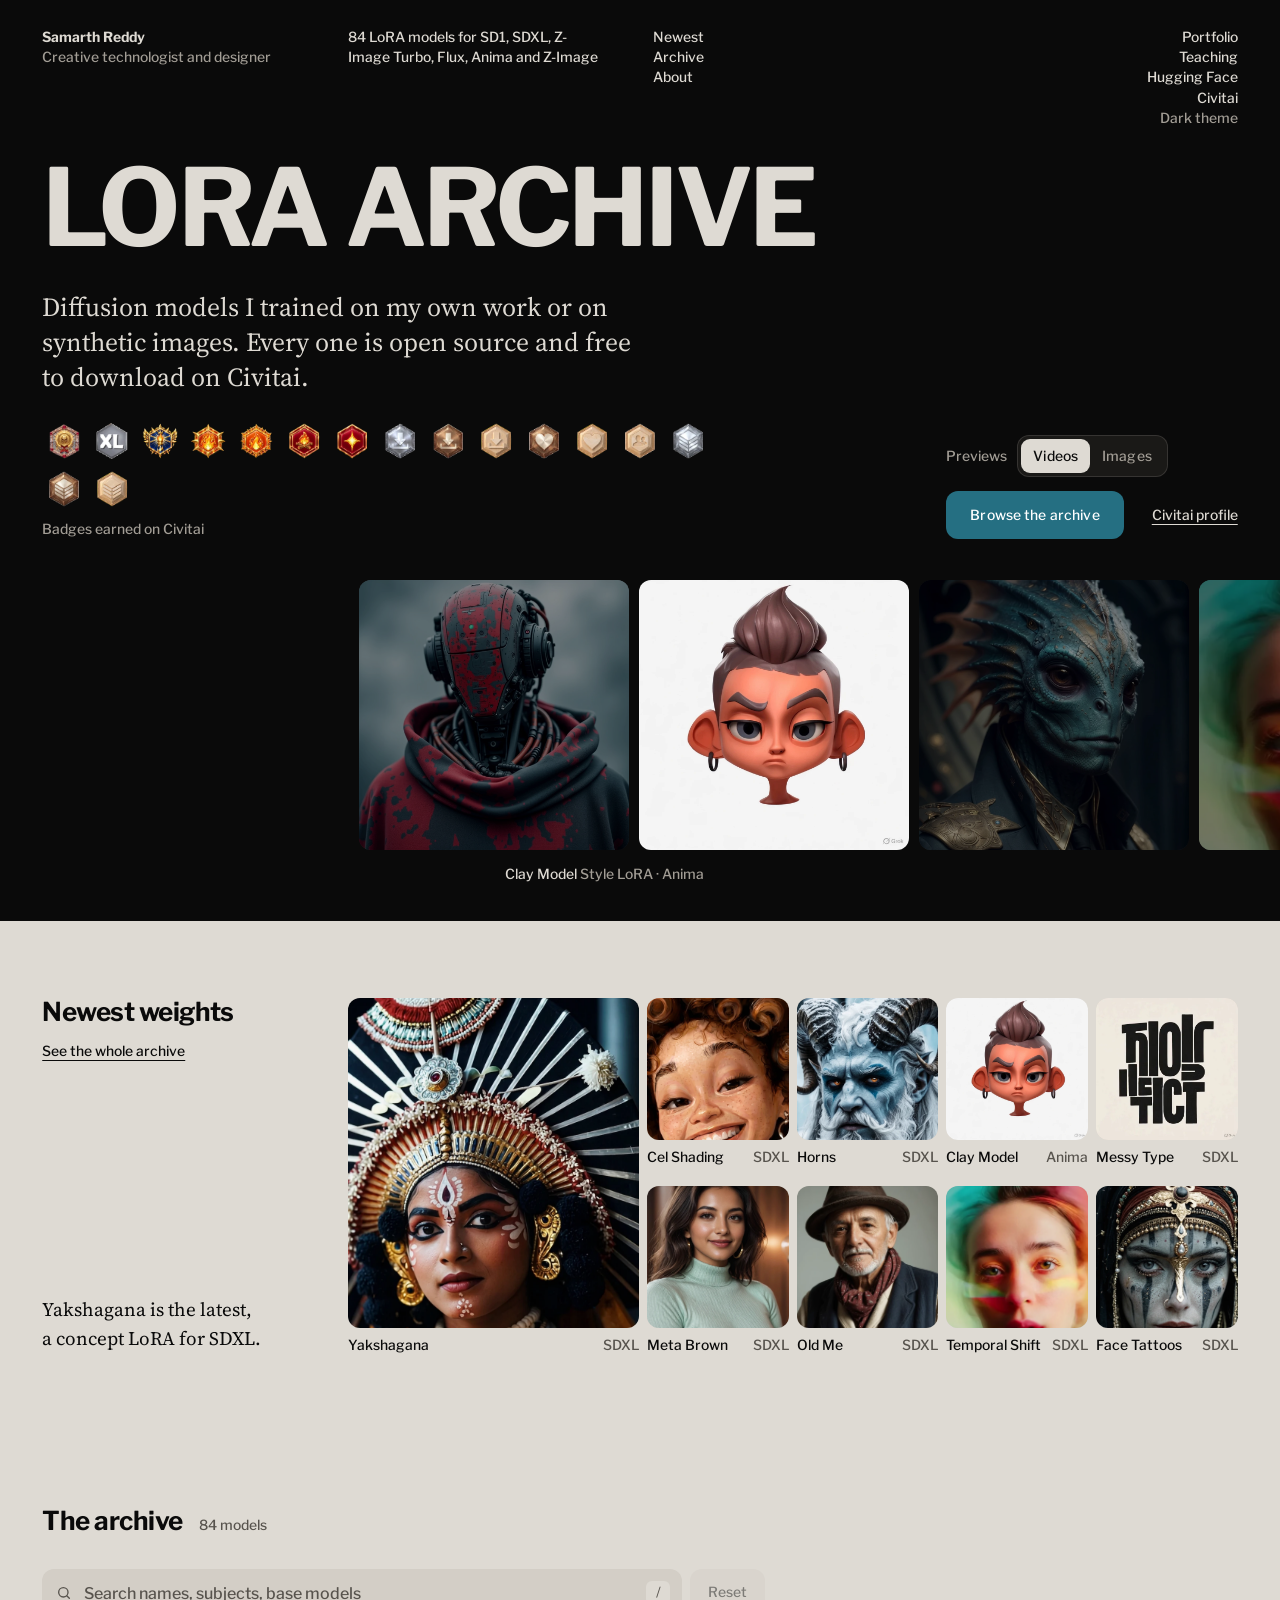
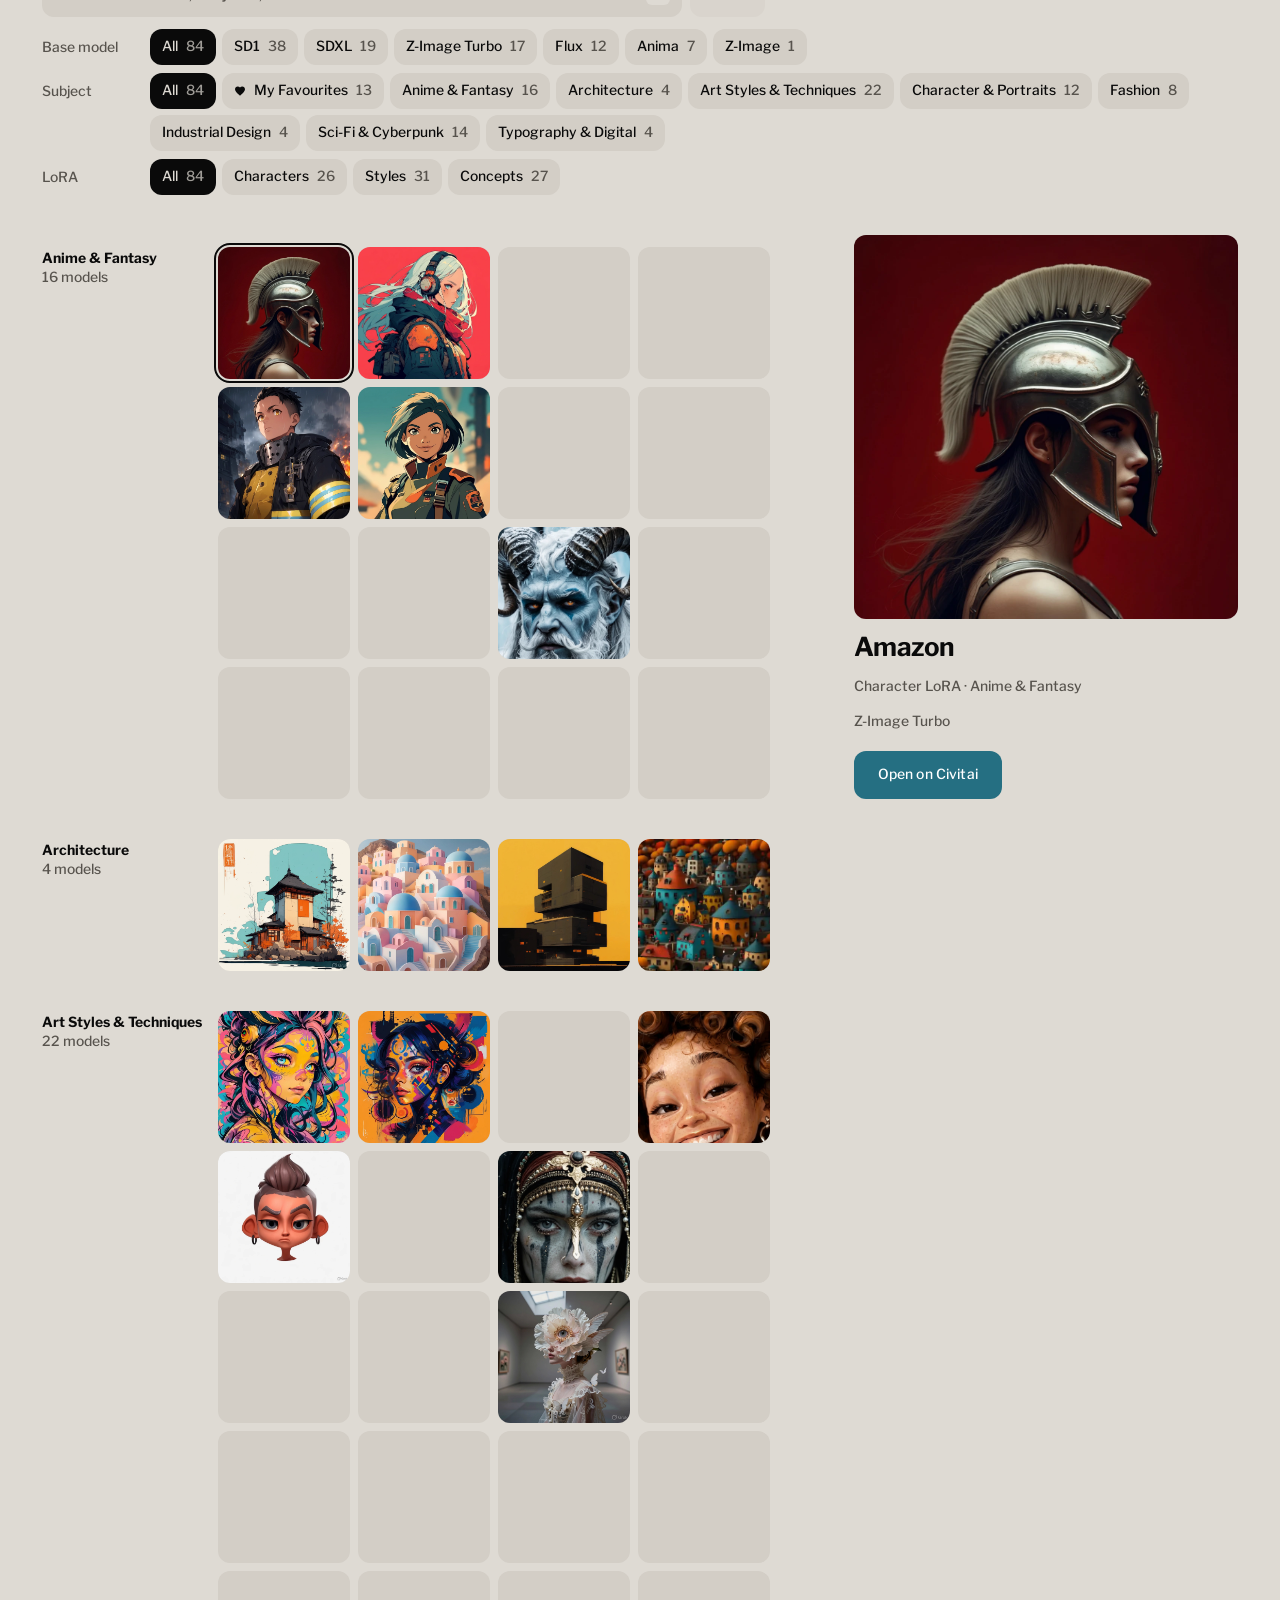
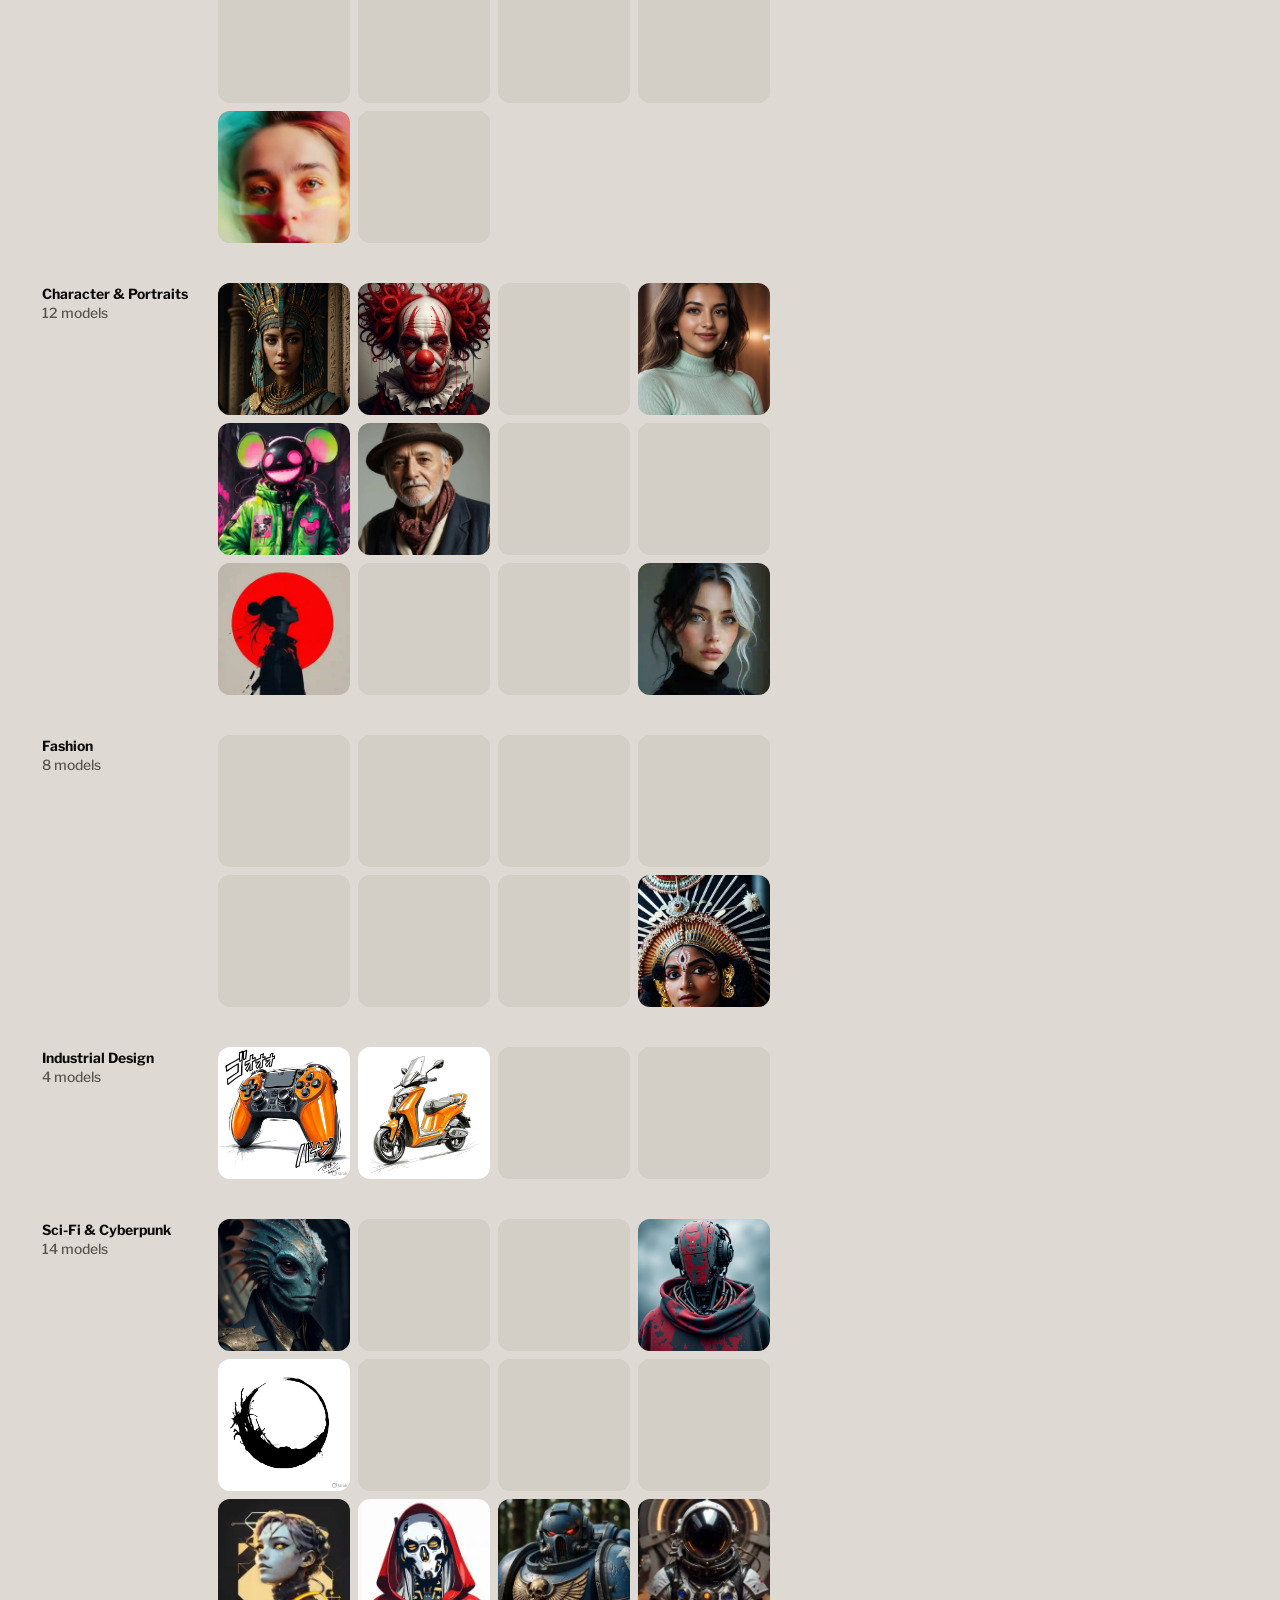
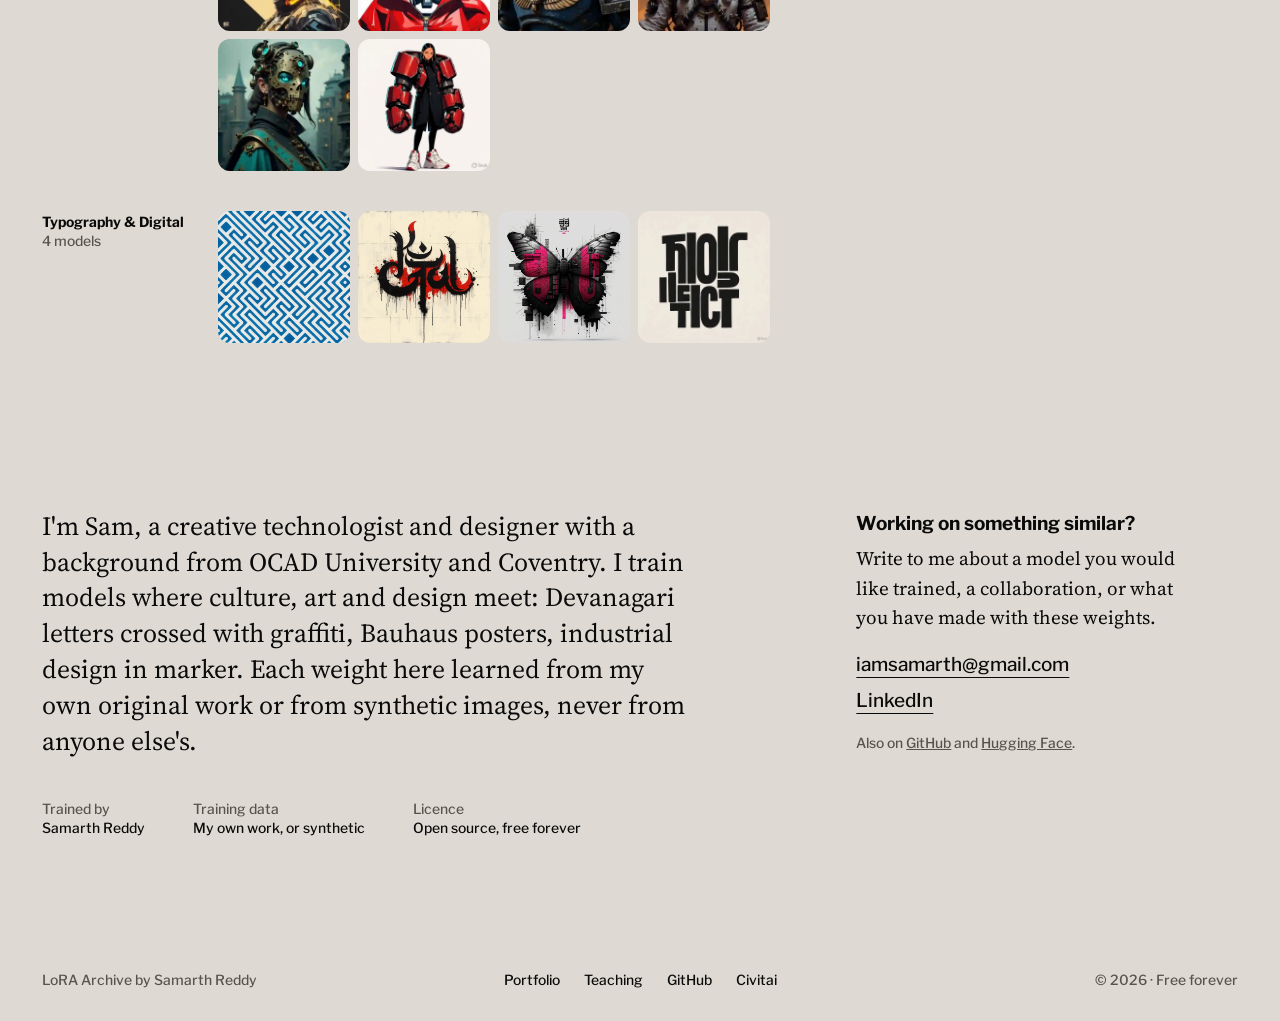
<file: index.html>
<!DOCTYPE html>
<html lang="en">

<head>
    <meta charset="UTF-8">
    <meta name="viewport" content="width=device-width, initial-scale=1.0">
    <title>LoRA Archive | Samarth Reddy</title>
    <meta name="description"
        content="An open-source archive of LoRA models trained by Samarth Reddy: character, fashion, architecture, industrial design, typography and art-style weights for SD1, SDXL, Flux, Z-Image and Anima.">
    <meta name="author" content="Samarth Reddy">
    <meta name="theme-color" content="#0a0a0a">

    <meta property="og:type" content="website">
    <meta property="og:title" content="LoRA Archive | Samarth Reddy">
    <meta property="og:description" content="Open-source LoRA model weights and fine-tuning experiments, free forever.">
    <meta property="og:image" content="logo/DPL_Logo.png">
    <meta name="twitter:card" content="summary_large_image">

    <link rel="icon" type="image/png" href="logo/665f9e5da2992208bc840f57.png?v=2">
    <link rel="preconnect" href="https://fonts.googleapis.com">
    <link rel="preconnect" href="https://fonts.gstatic.com" crossorigin>
    <link
        href="https://fonts.googleapis.com/css2?family=Libre+Franklin:wght@500;700&family=Source+Serif+4:ital,opsz,wght@0,8..60,400;0,8..60,600;1,8..60,400&display=swap"
        rel="stylesheet">
    <link rel="stylesheet" href="styles.css?v=22">

    <script>
        // Applied before first paint so the page never flashes the wrong theme.
        // The `js` class lets entrance motion hide content only when a script will reveal it.
        (function () {
            var root = document.documentElement;
            root.classList.add('js');
            var saved = null;
            try { saved = localStorage.getItem('theme'); } catch (e) { }
            var dark = saved === 'dark' || (!saved && window.matchMedia('(prefers-color-scheme: dark)').matches);
            root.setAttribute('data-theme', dark ? 'dark' : 'light');
            var media = null;
            try { media = localStorage.getItem('mediaMode'); } catch (e) { }
            if (media !== 'videos' && media !== 'images') {
                media = (navigator.connection && navigator.connection.saveData) ? 'images' : 'videos';
            }
            root.setAttribute('data-media', media);
        })();
    </script>
</head>

<body>
    <a class="skip-link" href="#archive">Skip to the archive</a>

    <header class="hero" aria-labelledby="hero-title">
        <div class="hero-top wrap grid">
            <p class="hero-block hero-who">
                <a class="wordmark" href="https://portfolio-5208db.webflow.io/" target="_blank"
                    rel="noopener noreferrer">Samarth Reddy</a>
                <span class="muted">Creative technologist and designer</span>
            </p>
            <p class="hero-block hero-what">
                <span id="hero-count">84</span> LoRA models for
                <span id="hero-bases">SD1, SDXL, Flux, Z-Image and Anima</span>
            </p>
            <nav class="hero-block hero-nav" aria-label="On this page">
                <a href="#newest">Newest</a>
                <a href="#archive">Archive</a>
                <a href="#about">About</a>
            </nav>
            <nav class="hero-block hero-elsewhere" aria-label="Elsewhere">
                <a href="https://portfolio-5208db.webflow.io/" target="_blank" rel="noopener noreferrer">Portfolio</a>
                <a href="https://calluxpore.github.io/Teaching-Portfolio/" target="_blank"
                    rel="noopener noreferrer">Teaching</a>
                <a href="https://huggingface.co/samredjr" target="_blank" rel="noopener noreferrer">Hugging Face</a>
                <a href="https://civitai.com/user/callux" target="_blank" rel="noopener noreferrer">Civitai</a>
                <button id="theme-toggle" class="theme-toggle" type="button">Dark theme</button>
            </nav>
        </div>

        <div class="hero-title wrap">
            <h1 class="display" id="hero-title">
                <span class="line"><span data-line>LoRA Archive</span></span>
            </h1>
            <div class="hero-intro">
                <div class="hero-copy">
                    <p class="lead" data-load style="--d:380ms">
                        Diffusion models I trained on my own work or on synthetic images.
                        Every one is open source and free to download on Civitai.
                    </p>
                    <!-- Badges earned on Civitai. Pointing at one, or tabbing to it, names it below the row. -->
                    <div class="hero-badges" data-load style="--d:520ms">
                        <ul class="badge-row" aria-label="Badges earned on Civitai">
                            <li class="badge" tabindex="0" data-name="Founding Knight"><img
                                    src="badges/founding-knight.webp" alt="Founding Knight" width="36"
                                    height="36" decoding="async"></li>
                            <li class="badge" tabindex="0" data-name="Top 8 XL Creator"
                                data-note="A top-eight place among XL creators"><img src="badges/top-8-xl-creator.webp"
                                    alt="Top 8 XL Creator: A top-eight place among XL creators" width="36" height="36"
                                    decoding="async"></li>
                            <li class="badge" tabindex="0" data-name="Beacon" data-note="40,000 creator score"><img
                                    src="badges/beacon.webp" alt="Beacon: 40,000 creator score" width="36" height="36"
                                    decoding="async"></li>
                            <li class="badge" tabindex="0" data-name="Blaze" data-note="10,000 creator score"><img
                                    src="badges/blaze.webp" alt="Blaze: 10,000 creator score" width="36" height="36"
                                    decoding="async"></li>
                            <li class="badge" tabindex="0" data-name="Flame" data-note="5,000 creator score"><img
                                    src="badges/flame.webp" alt="Flame: 5,000 creator score" width="36" height="36"
                                    decoding="async"></li>
                            <li class="badge" tabindex="0" data-name="Kindle" data-note="1,000 creator score"><img
                                    src="badges/kindle.webp" alt="Kindle: 1,000 creator score" width="36" height="36"
                                    decoding="async"></li>
                            <li class="badge" tabindex="0" data-name="Spark" data-note="500 creator score"><img
                                    src="badges/spark.webp" alt="Spark: 500 creator score" width="36" height="36"
                                    decoding="async"></li>
                            <li class="badge" tabindex="0" data-name="10k Downloads" data-note="10,000 downloads"><img
                                    src="badges/10k-downloads.webp?v=2" alt="10k Downloads: 10,000 downloads" width="36"
                                    height="36" decoding="async"></li>
                            <li class="badge" tabindex="0" data-name="1k Downloads" data-note="1,000 downloads"><img
                                    src="badges/1k-downloads.webp?v=2" alt="1k Downloads: 1,000 downloads" width="36"
                                    height="36" decoding="async"></li>
                            <li class="badge" tabindex="0" data-name="100 Downloads" data-note="100 downloads"><img
                                    src="badges/100-downloads.webp" alt="100 Downloads: 100 downloads" width="36"
                                    height="36" decoding="async"></li>
                            <li class="badge" tabindex="0" data-name="1k Reactions" data-note="1,000 reactions"><img
                                    src="badges/1k-reactions.webp?v=2" alt="1k Reactions: 1,000 reactions" width="36"
                                    height="36" decoding="async"></li>
                            <li class="badge" tabindex="0" data-name="100 Reactions" data-note="100 reactions"><img
                                    src="badges/100-reactions.webp" alt="100 Reactions: 100 reactions" width="36"
                                    height="36" decoding="async"></li>
                            <li class="badge" tabindex="0" data-name="100 Followers" data-note="100 followers"><img
                                    src="badges/100-followers.webp?v=2" alt="100 Followers: 100 followers" width="36"
                                    height="36" decoding="async"></li>
                            <li class="badge" tabindex="0" data-name="25 Models" data-note="25 models published"><img
                                    src="badges/25-models.webp?v=2" alt="25 Models: 25 models published" width="36"
                                    height="36" decoding="async"></li>
                            <li class="badge" tabindex="0" data-name="5 Models" data-note="5 models published"><img
                                    src="badges/5-models.webp?v=2" alt="5 Models: 5 models published" width="36"
                                    height="36" decoding="async"></li>
                            <li class="badge" tabindex="0" data-name="First Model"
                                data-note="The first model published"><img src="badges/first-model.webp"
                                    alt="First Model: The first model published" width="36" height="36"
                                    decoding="async"></li>
                        </ul>
                        <p class="badge-readout" id="badge-readout" aria-hidden="true">Badges earned on Civitai</p>
                    </div>
                </div>
                <div class="hero-actions" data-load style="--d:460ms">
                    <div class="media-toggle" id="media-toggle" role="group" aria-labelledby="media-toggle-label">
                        <span class="media-toggle-label" id="media-toggle-label">Previews</span>
                        <div class="media-toggle-track">
                            <button class="media-option" type="button" data-mode="videos" aria-pressed="true">Videos</button>
                            <button class="media-option" type="button" data-mode="images" aria-pressed="false">Images</button>
                        </div>
                    </div>
                    <a class="button" href="#archive">Browse the archive</a>
                    <a class="text-link" href="https://civitai.com/user/callux" target="_blank"
                        rel="noopener noreferrer">Civitai profile</a>
                </div>
            </div>
        </div>

        <!-- Filled from STRIP_MODELS once models.json loads. The frame that comes to rest
             in the middle plays its preview. -->
        <div class="strip" id="strip" role="region" aria-label="Featured models"></div>
        <p class="strip-caption" id="strip-caption" aria-live="polite"></p>
    </header>

    <main>
        <section class="newest wrap grid section" id="newest" aria-labelledby="newest-title">
            <div class="newest-side">
                <h2 class="section-title" id="newest-title">Newest weights</h2>
                <a class="text-link" href="#archive">See the whole archive</a>
                <p class="newest-note" id="newest-note"></p>
            </div>
            <div class="newest-run" id="newest-run"></div>
        </section>

        <section class="archive section" id="archive" aria-labelledby="archive-title">
            <div class="archive-head wrap">
                <h2 class="section-title" id="archive-title">The archive</h2>
                <p class="archive-count muted" id="result-count" role="status" aria-live="polite"></p>
            </div>

            <div class="toolbar" id="toolbar">
                <div class="wrap toolbar-inner">
                    <div class="toolbar-row">
                        <label class="visually-hidden" for="search-input">Search the archive</label>
                        <div class="search">
                            <svg class="search-icon" width="16" height="16" viewBox="0 0 24 24" fill="none"
                                stroke="currentColor" stroke-width="2" stroke-linecap="round" aria-hidden="true">
                                <circle cx="11" cy="11" r="7"></circle>
                                <path d="m20 20-3.5-3.5"></path>
                            </svg>
                            <input id="search-input" type="search" placeholder="Search names, subjects, base models"
                                autocomplete="off" spellcheck="false" aria-describedby="search-hint">
                            <button class="search-clear" id="search-clear" type="button" aria-label="Clear search">
                                <svg width="12" height="12" viewBox="0 0 24 24" fill="none" stroke="currentColor"
                                    stroke-width="2.5" stroke-linecap="round" aria-hidden="true">
                                    <path d="M18 6 6 18M6 6l12 12"></path>
                                </svg>
                            </button>
                            <kbd class="search-hint" id="search-hint" title="Press / to search">/</kbd>
                        </div>

                        <button class="reset-filters" id="reset-filters" type="button" disabled>Reset</button>

                        <!-- Phones and tablets fold the chips behind this; desktop shows them inline. -->
                        <button class="filters-toggle" id="filters-toggle" type="button" aria-expanded="false"
                            aria-controls="filter-panel">
                            Filters
                            <span class="filters-toggle-count" id="filters-toggle-count" hidden></span>
                        </button>
                    </div>

                    <div class="filter-panel" id="filter-panel">
                        <div class="filter-group" id="base-filters" role="group" aria-labelledby="base-label">
                            <span class="filter-label" id="base-label">Base model</span>
                            <div class="chip-list"></div>
                        </div>

                        <div class="filter-group" id="category-filters" role="group" aria-labelledby="category-label">
                            <span class="filter-label" id="category-label">Subject</span>
                            <div class="chip-list"></div>
                        </div>

                        <div class="filter-group" id="type-filters" role="group" aria-labelledby="type-label">
                            <span class="filter-label" id="type-label">LoRA</span>
                            <div class="chip-list"></div>
                        </div>

                        <!-- The narrow-screen home for Reset, which would crowd the search row there. -->
                        <button class="reset-filters panel-reset" id="panel-reset" type="button" disabled>Reset
                            all</button>
                    </div>
                </div>
            </div>

            <div class="archive-body wrap" id="models">
                <div class="sheet" id="models-grid"></div>
                <aside class="preview" id="preview" aria-label="Selected model"></aside>
                <p class="state" id="loading">Loading the archive…</p>
                <div class="state state-empty" id="empty" hidden>
                    <h3>No models match</h3>
                    <p>Try a different search term, or widen the filters.</p>
                    <button class="button" id="empty-reset" type="button">Clear all filters</button>
                </div>
                <p class="state state-error" id="error" hidden></p>
            </div>
        </section>

        <!-- One closing section: who trains these, then how to reach him. -->
        <section class="about wrap grid section" id="about" aria-labelledby="about-title">
            <h2 class="visually-hidden" id="about-title">About</h2>
            <div class="about-main">
                <p class="about-text">
                    I'm Sam, a creative technologist and designer with a background from OCAD University and
                    Coventry. I train models where culture, art and design meet: Devanagari letters crossed
                    with graffiti, Bauhaus posters, industrial design in marker. Each weight here learned from
                    my own original work or from synthetic images, never from anyone else's.
                </p>
                <dl class="facts">
                    <div>
                        <dt>Trained by</dt>
                        <dd>Samarth Reddy</dd>
                    </div>
                    <div>
                        <dt>Training data</dt>
                        <dd>My own work, or synthetic</dd>
                    </div>
                    <div>
                        <dt>Licence</dt>
                        <dd>Open source, free forever</dd>
                    </div>
                </dl>
            </div>
            <div class="about-contact" id="contact">
                <div class="contact-links">
                    <h3 class="contact-title">Working on something similar?</h3>
                    <p class="contact-note">Write to me about a model you would like trained, a collaboration, or
                        what you have made with these weights.</p>
                    <a href="mailto:iamsamarth@gmail.com">iamsamarth@gmail.com</a>
                    <a href="https://www.linkedin.com/in/samredjunior" target="_blank"
                        rel="noopener noreferrer">LinkedIn</a>
                    <p class="muted">Also on <a href="https://github.com/calluxpore" target="_blank"
                            rel="noopener noreferrer">GitHub</a> and <a href="https://huggingface.co/samredjr"
                            target="_blank" rel="noopener noreferrer">Hugging Face</a>.</p>
                </div>
            </div>
        </section>
    </main>

    <footer class="footer wrap">
        <p class="muted">LoRA Archive by Samarth Reddy</p>
        <nav class="footer-links" aria-label="Profiles">
            <a href="https://portfolio-5208db.webflow.io/" target="_blank" rel="noopener noreferrer">Portfolio</a>
            <a href="https://calluxpore.github.io/Teaching-Portfolio/" target="_blank"
                rel="noopener noreferrer">Teaching</a>
            <a href="https://github.com/calluxpore" target="_blank" rel="noopener noreferrer">GitHub</a>
            <a href="https://civitai.com/user/callux" target="_blank" rel="noopener noreferrer">Civitai</a>
        </nav>
        <p class="muted footer-end">&copy; 2026 &middot; Free forever</p>
    </footer>

    <button class="to-top" id="to-top" type="button" aria-label="Back to top" title="Back to top">
        <svg width="16" height="16" viewBox="0 0 24 24" fill="none" stroke="currentColor" stroke-width="2"
            stroke-linecap="round" stroke-linejoin="round" aria-hidden="true">
            <path d="M12 19V5M5 12l7-7 7 7"></path>
        </svg>
    </button>

    <script src="main.js?v=25" defer></script>
</body>

</html>
</file>
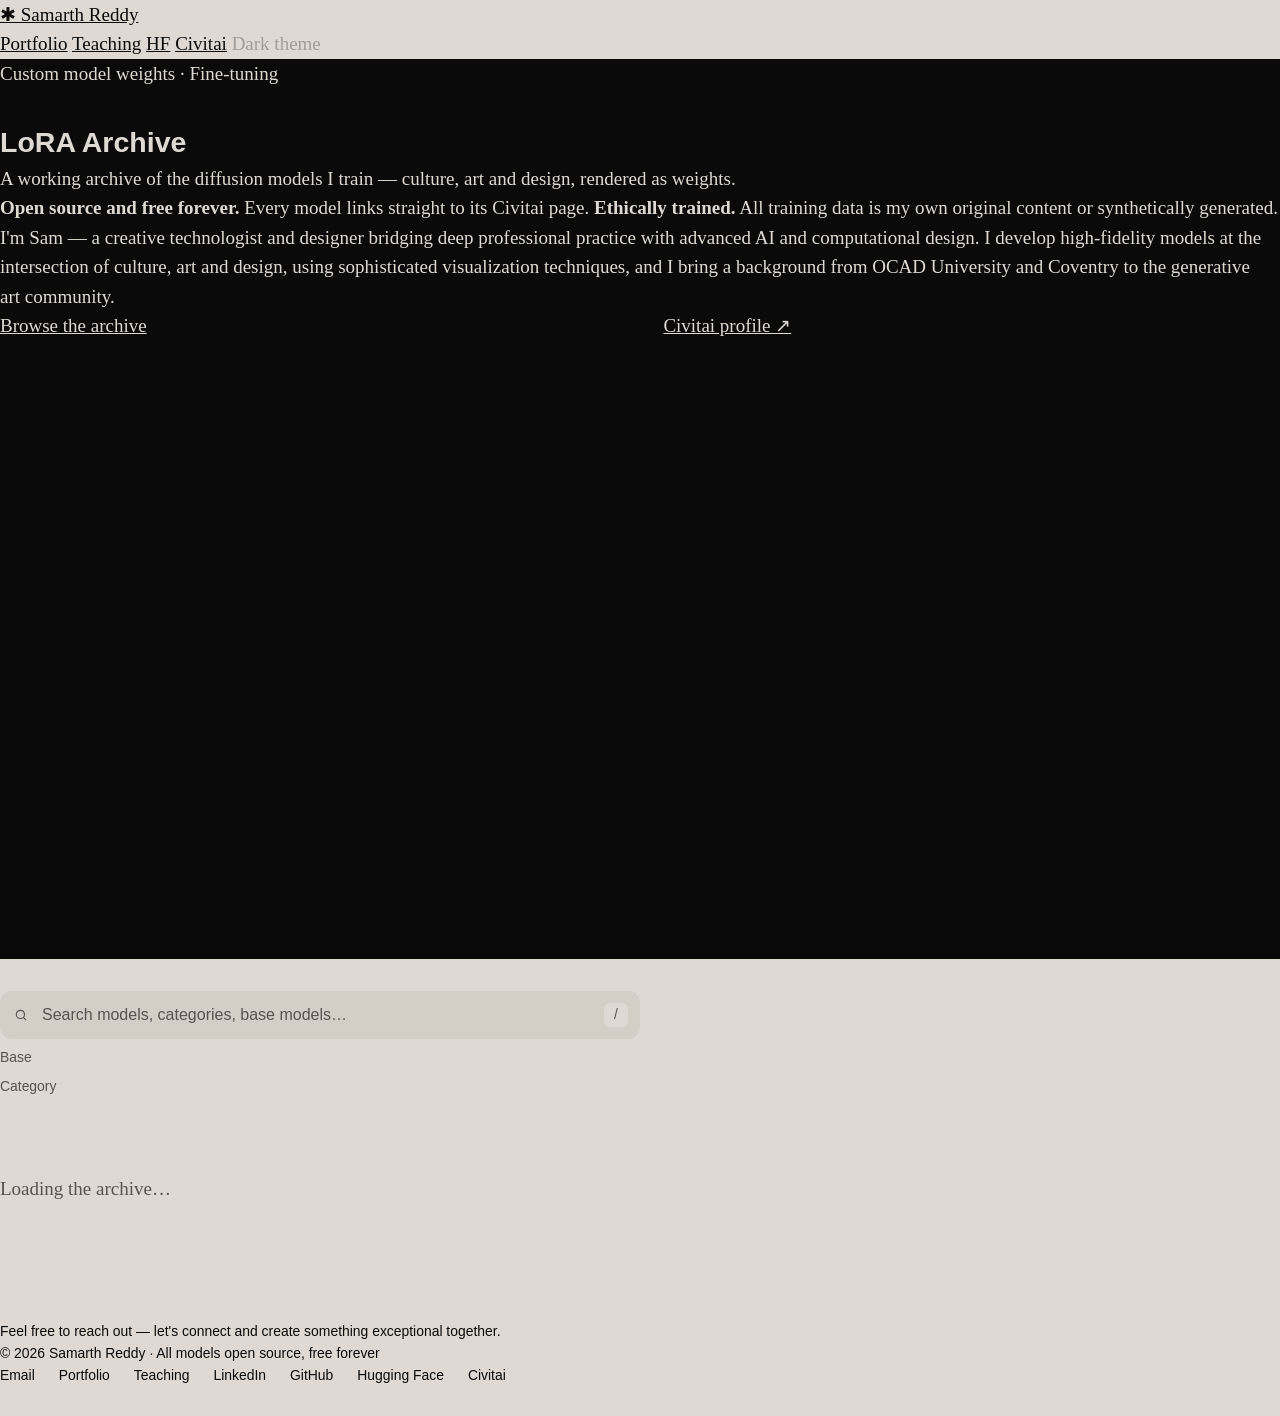
<file: index-Sam_OMEN.html>
<!DOCTYPE html>
<html lang="en">

<head>
    <meta charset="UTF-8">
    <meta name="viewport" content="width=device-width, initial-scale=1.0">
    <title>LoRA Archive — Samarth Reddy</title>
    <meta name="description"
        content="An open-source archive of LoRA models trained by Samarth Reddy — character, fashion, architecture, industrial design, typography and art-style weights for SD1, SDXL, Flux, ZImage and Anima.">
    <meta name="author" content="Samarth Reddy">
    <meta name="theme-color" content="#faf8f4" media="(prefers-color-scheme: light)">
    <meta name="theme-color" content="#0e0e11" media="(prefers-color-scheme: dark)">

    <meta property="og:type" content="website">
    <meta property="og:title" content="LoRA Archive — Samarth Reddy">
    <meta property="og:description"
        content="Open-source LoRA model weights and fine-tuning experiments, free forever.">
    <meta property="og:image" content="logo/DPL_Logo.png">
    <meta name="twitter:card" content="summary_large_image">

    <link rel="icon" href="logo/DPL_Logo.png">
    <link rel="preconnect" href="https://fonts.googleapis.com">
    <link rel="preconnect" href="https://fonts.gstatic.com" crossorigin>
    <link
        href="https://fonts.googleapis.com/css2?family=Newsreader:ital,opsz,wght@0,6..72,300..700;1,6..72,300..600&family=JetBrains+Mono:wght@400;500;600&display=swap"
        rel="stylesheet">
    <link rel="stylesheet" href="styles.css?v=2">

    <script>
        // Applied before first paint so the page never flashes the wrong theme.
        (function () {
            var saved = localStorage.getItem('theme');
            var dark = saved === 'dark' || (!saved && window.matchMedia('(prefers-color-scheme: dark)').matches);
            document.documentElement.setAttribute('data-theme', dark ? 'dark' : 'light');
        })();
    </script>
</head>

<body>
    <a class="skip-link" href="#models">Skip to models</a>

    <header class="site-header">
        <div class="container">
            <div class="nav">
                <a class="nav-logo" href="https://portfolio-5208db.webflow.io/" target="_blank"
                    rel="noopener noreferrer">
                    <span class="nav-mark" aria-hidden="true">✱</span>
                    Samarth Reddy
                </a>
                <nav class="nav-right" aria-label="External profiles">
                    <a class="nav-link" href="https://portfolio-5208db.webflow.io/" target="_blank"
                        rel="noopener noreferrer">Portfolio</a>
                    <a class="nav-link nav-hide-sm" href="https://calluxpore.github.io/Teaching-Portfolio/"
                        target="_blank" rel="noopener noreferrer">Teaching</a>
                    <a class="nav-link nav-hide-sm" href="https://huggingface.co/samredjr" target="_blank"
                        rel="noopener noreferrer">HF</a>
                    <a class="nav-link nav-hide-xs" href="https://civitai.com/user/callux" target="_blank"
                        rel="noopener noreferrer">Civitai</a>
                    <button id="theme-toggle" class="icon-btn theme-toggle" type="button"
                        aria-label="Toggle dark mode" title="Toggle dark mode">
                        <svg class="sun-icon" width="16" height="16" viewBox="0 0 24 24" fill="none"
                            stroke="currentColor" stroke-width="2" stroke-linecap="round" stroke-linejoin="round"
                            aria-hidden="true">
                            <circle cx="12" cy="12" r="4"></circle>
                            <path d="M12 2v2M12 20v2M4.93 4.93l1.41 1.41M17.66 17.66l1.41 1.41M2 12h2M20 12h2M6.34 17.66l-1.41 1.41M19.07 4.93l-1.41 1.41">
                            </path>
                        </svg>
                        <svg class="moon-icon" width="16" height="16" viewBox="0 0 24 24" fill="none"
                            stroke="currentColor" stroke-width="2" stroke-linecap="round" stroke-linejoin="round"
                            aria-hidden="true">
                            <path d="M12 3a6 6 0 0 0 9 9 9 9 0 1 1-9-9Z"></path>
                        </svg>
                    </button>
                </nav>
            </div>
        </div>
        <div class="progress-bar" id="progress-bar" aria-hidden="true"></div>
    </header>

    <section class="hero" aria-labelledby="hero-title">
        <div class="container hero-inner">
            <div class="hero-content">
                <p class="eyebrow">Custom model weights &middot; Fine-tuning</p>
                <h1 class="hero-title" id="hero-title">LoRA Archive</h1>
                <p class="hero-subtitle">
                    A working archive of the diffusion models I train — culture, art and design,
                    rendered as weights.
                </p>

                <div class="hero-note">
                    <span><strong>Open source and free forever.</strong> Every model links straight to its
                        Civitai page.</span>
                    <span><strong>Ethically trained.</strong> All training data is my own original content or
                        synthetically generated.</span>
                </div>

                <p class="hero-description">
                    I'm Sam — a creative technologist and designer bridging deep professional practice with
                    advanced AI and computational design. I develop high-fidelity models at the intersection of
                    culture, art and design, using sophisticated visualization techniques, and I bring a
                    background from OCAD University and Coventry to the generative art community.
                </p>

                <div class="hero-actions">
                    <a class="btn plain" href="#models">Browse the archive</a>
                    <a class="btn btn-ghost plain" href="https://civitai.com/user/callux" target="_blank"
                        rel="noopener noreferrer">Civitai profile &#8599;</a>
                </div>
            </div>
        </div>
    </section>

    <div class="toolbar" id="toolbar">
        <div class="container toolbar-inner">
            <div class="search">
                <span class="search-icon" aria-hidden="true">
                    <svg width="14" height="14" viewBox="0 0 24 24" fill="none" stroke="currentColor"
                        stroke-width="2" stroke-linecap="round">
                        <circle cx="11" cy="11" r="7"></circle>
                        <path d="m20 20-3.5-3.5"></path>
                    </svg>
                </span>
                <label class="visually-hidden" for="search-input">Search models</label>
                <input id="search-input" type="search" placeholder="Search models, categories, base models…"
                    autocomplete="off" spellcheck="false">
                <button class="search-clear" id="search-clear" type="button" aria-label="Clear search">
                    <svg width="12" height="12" viewBox="0 0 24 24" fill="none" stroke="currentColor"
                        stroke-width="2.5" stroke-linecap="round" aria-hidden="true">
                        <path d="M18 6 6 18M6 6l12 12"></path>
                    </svg>
                </button>
                <kbd class="search-hint">/</kbd>
            </div>

            <div class="filter-group" id="base-filters" role="group" aria-label="Filter by base model">
                <span class="filter-label">Base</span>
            </div>

            <div class="filter-group" id="category-filters" role="group" aria-label="Filter by category">
                <span class="filter-label">Category</span>
            </div>

            <!-- Kept for screen readers so filtering still announces its result. -->
            <p class="result-count visually-hidden" id="result-count" role="status" aria-live="polite"></p>
            <button class="reset-filters" id="reset-filters" type="button" hidden>Reset</button>
        </div>
    </div>

    <main class="container" id="models">
        <p class="state" id="loading">Loading the archive…</p>
        <div id="models-grid"></div>
        <div class="state state-empty" id="empty" hidden>
            <h2>No models match</h2>
            <p>Try a different search term, or widen the filters.</p>
            <button class="btn btn-ghost" id="empty-reset" type="button">Clear all filters</button>
        </div>
        <p class="state state-error" id="error" hidden></p>
    </main>

    <footer class="footer">
        <div class="footer-inner">
            <div>
                <p>Feel free to reach out — let's connect and create something exceptional together.</p>
                <p class="footer-meta">&copy; 2026 Samarth Reddy &middot; All models open source, free forever</p>
            </div>
            <nav class="footer-links" aria-label="Contact and profiles">
                <a href="mailto:iamsamarth@gmail.com">Email</a>
                <a href="https://portfolio-5208db.webflow.io/" target="_blank" rel="noopener noreferrer">Portfolio</a>
                <a href="https://calluxpore.github.io/Teaching-Portfolio/" target="_blank"
                    rel="noopener noreferrer">Teaching</a>
                <a href="https://www.linkedin.com/in/samredjunior" target="_blank" rel="noopener noreferrer">LinkedIn</a>
                <a href="https://github.com/calluxpore" target="_blank" rel="noopener noreferrer">GitHub</a>
                <a href="https://huggingface.co/samredjr" target="_blank" rel="noopener noreferrer">Hugging Face</a>
                <a href="https://civitai.com/user/callux" target="_blank" rel="noopener noreferrer">Civitai</a>
            </nav>
        </div>
    </footer>

    <button class="to-top" id="to-top" type="button" aria-label="Back to top" title="Back to top">
        <svg width="16" height="16" viewBox="0 0 24 24" fill="none" stroke="currentColor" stroke-width="2"
            stroke-linecap="round" stroke-linejoin="round" aria-hidden="true">
            <path d="M12 19V5M5 12l7-7 7 7"></path>
        </svg>
    </button>

    <script src="main.js?v=2" defer></script>
</body>

</html>
</file>
<file: styles.css>
/* ==========================================================================
   LoRA Archive: Samarth Reddy
   The contact sheet: every model a frame, set in strict rows on putty and black.
   Libre Franklin for names and interface, Source Serif 4 for reading.
   ========================================================================== */

/* --------------------------------------------------------------------------
   1. TOKENS
   -------------------------------------------------------------------------- */
:root {
    --bg: #dedad3;
    --surface: #d3cec6;
    --surface-2: #c8c2b8;
    --ink: #0a0a0a;
    --muted: #57534d;
    --accent: #256f82;
    --accent-ink: #ffffff;

    /* The hero is a black field in both themes, so the posters are its only colour. */
    --field: #0a0a0a;
    --field-ink: #dedad3;
    --field-muted: #a29d95;

    --font-display: "Libre Franklin", "Helvetica Neue", Arial, sans-serif;
    --font-text: "Source Serif 4", Georgia, "Times New Roman", serif;

    --step-small: clamp(0.8125rem, 0.79rem + 0.1vw, 0.875rem);
    --step-body: clamp(1.0625rem, 1rem + 0.25vw, 1.1875rem);
    --step-lead: clamp(1.25rem, 1.1rem + 0.7vw, 1.625rem);
    --step-head: clamp(2rem, 1.3rem + 3.2vw, 4.5rem);
    --step-display: clamp(2.875rem, 0.6rem + 7.6vw, 8.25rem);

    --margin: clamp(1.25rem, 3.3vw, 3rem);
    --gutter: clamp(1rem, 2vw, 1.75rem);
    --section: clamp(5rem, 12vw, 12rem);
    --frame-h: 132px;
    --radius: 12px;
    --radius-sm: 6px;
    --toolbar-h: 0px;

    --ease-out: cubic-bezier(0.22, 1, 0.36, 1);
    --ease-expo: cubic-bezier(0.16, 1, 0.3, 1);
    --ease-in-out: cubic-bezier(0.76, 0, 0.24, 1);
    --ease-soft: cubic-bezier(0.33, 1, 0.68, 1);
    --t-press: 140ms;
    --t-hover: 180ms;
    --t-ui: 240ms;
    --t-reveal: 800ms;
    --stagger-line: 90ms;
    --stagger-item: 70ms;

    color-scheme: light;
}

:root[data-theme="dark"] {
    --bg: #0c0c0b;
    --surface: #1b1a18;
    --surface-2: #2a2825;
    --ink: #dedad3;
    --muted: #a29d95;
    --accent: #6cb9cc;
    --accent-ink: #0a0a0a;
    --field: #000000;

    color-scheme: dark;
}

/* --------------------------------------------------------------------------
   2. BASE
   -------------------------------------------------------------------------- */
*,
*::before,
*::after {
    box-sizing: border-box;
}

html {
    -webkit-text-size-adjust: 100%;
    text-size-adjust: 100%;
    scroll-behavior: smooth;
    scroll-padding-top: calc(var(--toolbar-h) + 16px);
}

body {
    margin: 0;
    background: var(--bg);
    color: var(--ink);
    font-family: var(--font-text);
    font-size: var(--step-body);
    line-height: 1.55;
    font-kerning: normal;
    -webkit-font-smoothing: antialiased;
    text-rendering: optimizeLegibility;
    transition: background-color var(--t-ui) ease, color var(--t-ui) ease;
}

h1,
h2,
h3,
p,
figure,
ul,
ol,
dl,
dd {
    margin: 0;
}

ul,
ol {
    padding: 0;
    list-style: none;
}

h1,
h2,
h3 {
    font-family: var(--font-display);
    font-weight: 700;
    text-wrap: balance;
}

img,
video,
svg {
    display: block;
    max-width: 100%;
}

button,
input {
    font: inherit;
    color: inherit;
}

button {
    background: none;
    border: 0;
    padding: 0;
    cursor: pointer;
}

a {
    color: inherit;
}

p {
    text-wrap: pretty;
}

::selection {
    background: var(--accent);
    color: var(--accent-ink);
}

:focus-visible {
    outline: 2px solid var(--accent);
    outline-offset: 3px;
}

.muted {
    color: var(--muted);
}

.nums {
    font-variant-numeric: tabular-nums;
}

.wrap {
    padding-inline: var(--margin);
}

.grid {
    display: grid;
    grid-template-columns: repeat(12, minmax(0, 1fr));
    column-gap: var(--gutter);
}

.section {
    padding-block: calc(var(--section) / 2);
}

.visually-hidden {
    position: absolute;
    width: 1px;
    height: 1px;
    overflow: hidden;
    clip-path: inset(50%);
    white-space: nowrap;
}

.skip-link {
    border-radius: var(--radius);
    position: absolute;
    left: var(--margin);
    top: -100px;
    z-index: 100;
    padding: 12px 16px;
    background: var(--accent);
    color: var(--accent-ink);
    font-family: var(--font-display);
    font-weight: 500;
    font-size: var(--step-small);
    text-decoration: none;
}

.skip-link:focus {
    top: 12px;
}

.section-title {
    font-size: var(--step-lead);
    line-height: 1.1;
    letter-spacing: -0.02em;
}

/* --------------------------------------------------------------------------
   3. CONTROLS
   -------------------------------------------------------------------------- */
.button {
    border-radius: var(--radius);
    display: inline-flex;
    align-items: center;
    justify-content: center;
    min-height: 48px;
    padding: 0 24px;
    background: var(--accent);
    color: var(--accent-ink);
    font-family: var(--font-display);
    font-weight: 500;
    font-size: var(--step-small);
    letter-spacing: 0.01em;
    text-decoration: none;
    transition: background-color var(--t-hover) ease, transform var(--t-press) var(--ease-out);
}

.button:hover {
    background: color-mix(in srgb, var(--accent) 82%, var(--ink));
}

.button:active {
    transform: scale(0.97);
}

.text-link {
    font-family: var(--font-display);
    font-weight: 500;
    font-size: var(--step-small);
    text-decoration: underline;
    text-decoration-thickness: 1px;
    text-underline-offset: 0.3em;
    transition: text-underline-offset var(--t-hover) var(--ease-out), opacity var(--t-hover) ease;
}

.text-link:hover {
    text-underline-offset: 0.45em;
}

.text-link:active {
    opacity: 0.7;
}

/* --------------------------------------------------------------------------
   4. HERO: a black field with one lit strip of posters
   -------------------------------------------------------------------------- */
.hero {
    background: var(--field);
    color: var(--field-ink);
    min-height: 100svh;
    display: flex;
    flex-direction: column;
    padding-bottom: clamp(24px, 4vh, 44px);
    overflow: clip;
}

.hero ::selection {
    background: var(--field-ink);
    color: var(--field);
}

.hero-top {
    padding-top: clamp(20px, 3vh, 32px);
    row-gap: 12px;
    font-family: var(--font-display);
    font-weight: 500;
    font-size: var(--step-small);
    line-height: 1.45;
}

.hero-block {
    display: flex;
    flex-direction: column;
    align-items: flex-start;
}

.hero-who {
    grid-column: 1 / 4;
}

.hero-what {
    grid-column: 4 / 7;
    display: block;
    max-width: 26ch;
}

.hero-nav {
    grid-column: 7 / 10;
}

.hero-elsewhere {
    grid-column: 10 / 13;
    align-items: flex-end;
    text-align: right;
}

.hero .muted {
    color: var(--field-muted);
}

.wordmark {
    font-weight: 700;
    text-decoration: none;
}

.hero-nav a,
.hero-elsewhere a {
    text-decoration: none;
    transition: color var(--t-hover) ease;
}

.hero-nav a:hover,
.hero-elsewhere a:hover,
.wordmark:hover {
    text-decoration: underline;
    text-underline-offset: 0.3em;
}

.theme-toggle {
    color: var(--field-muted);
    text-align: right;
    transition: color var(--t-hover) ease;
}

.theme-toggle:hover {
    color: var(--field-ink);
    text-decoration: underline;
    text-underline-offset: 0.3em;
}

.hero-title {
    padding-top: clamp(20px, 3.5vh, 56px);
}

.display {
    font-size: var(--step-display);
    line-height: 0.92;
    letter-spacing: -0.035em;
    text-transform: uppercase;
    white-space: nowrap;
}

.display .line {
    display: block;
    overflow: clip;
    padding-bottom: 0.04em;
}

.display [data-line] {
    display: inline-block;
}

.hero-intro {
    display: grid;
    grid-template-columns: repeat(12, minmax(0, 1fr));
    column-gap: var(--gutter);
    row-gap: 24px;
    align-items: end;
    margin-top: 28px;
}

.hero-copy {
    grid-column: 1 / 8;
}

.hero-intro .lead {
    font-size: var(--step-lead);
    line-height: 1.35;
    max-width: 46ch;
}

/* The badges: pictures only, named one at a time in the line beneath. */
.hero-badges {
    margin-top: 24px;
}

.badge-row {
    display: flex;
    flex-wrap: wrap;
    gap: 4px;
}

.badge {
    display: grid;
    place-items: center;
    width: 44px;
    height: 44px;
    border-radius: var(--radius);
    transition: background-color var(--t-hover) ease, opacity var(--t-hover) ease, transform var(--t-ui) var(--ease-out);
}

.badge img {
    width: 36px;
    height: 36px;
    object-fit: contain;
}

.badge:hover,
.badge:focus-visible {
    background: #1f1e1c;
    transform: translateY(-3px);
}

.badge:focus-visible {
    outline-color: var(--field-ink);
}

@media (hover: hover) {
    .badge-row:hover .badge:not(:hover) {
        opacity: 0.45;
    }
}

.badge-readout {
    min-height: 1.45em;
    margin-top: 8px;
    font-family: var(--font-display);
    font-weight: 500;
    font-size: var(--step-small);
    line-height: 1.45;
    color: var(--field-muted);
}

.badge-readout strong {
    font-weight: 500;
    color: var(--field-ink);
}

.hero-actions {
    grid-column: 8 / 13;
    justify-self: end;
    display: grid;
    grid-template-columns: auto auto;
    align-items: center;
    gap: 14px 28px;
}

.media-toggle {
    grid-column: 1 / -1;
    justify-self: start;
    display: inline-flex;
    align-items: center;
    gap: 10px;
    font-family: var(--font-display);
    font-weight: 500;
    font-size: var(--step-small);
}

.media-toggle-label {
    color: var(--field-muted);
}

.media-toggle-track {
    display: inline-flex;
    padding: 3px;
    border-radius: var(--radius);
    background: #1a1917;
    border: 1px solid rgba(222, 218, 211, 0.14);
}

.media-option {
    min-height: 34px;
    padding: 0 12px;
    border-radius: calc(var(--radius) - 3px);
    color: var(--field-muted);
    letter-spacing: 0.01em;
    transition: background-color var(--t-hover) ease, color var(--t-hover) ease, transform var(--t-press) var(--ease-out);
}

.media-option:hover {
    color: var(--field-ink);
}

.media-option:active {
    transform: scale(0.97);
}

:root[data-media="videos"] .media-option[data-mode="videos"],
:root[data-media="images"] .media-option[data-mode="images"],
:root:not([data-media]) .media-option[aria-pressed="true"] {
    background: var(--field-ink);
    color: var(--field);
}

.media-option:focus-visible {
    outline-color: var(--field-ink);
    outline-offset: 2px;
}

.hero .text-link {
    color: var(--field-ink);
}

/* The strip: one row wider than the screen, cropped by both edges. */
.strip {
    --strip-h: clamp(200px, 30vh, 320px);
    display: flex;
    gap: 10px;
    height: var(--strip-h);
    margin-top: clamp(28px, 4.5vh, 56px);
    padding-inline: calc(50vw - var(--strip-h) / 2);
    overflow-x: auto;
    overscroll-behavior-x: contain;
    scroll-snap-type: x mandatory;
    scrollbar-width: none;
    cursor: grab;
}

.strip::-webkit-scrollbar {
    display: none;
}

.strip.is-dragging {
    cursor: grabbing;
    scroll-snap-type: none;
    user-select: none;
}

.strip-frame {
    border-radius: var(--radius);
    position: relative;
    flex: 0 0 auto;
    height: 100%;
    aspect-ratio: 1;
    scroll-snap-align: center;
    background: #1c1c1c;
    overflow: clip;
    -webkit-user-drag: none;
}

.strip-frame img,
.strip-frame video {
    position: absolute;
    inset: 0;
    width: 100%;
    height: 100%;
    object-fit: cover;
    object-position: center 30%;
    -webkit-user-drag: none;
}

.strip-frame video {
    opacity: 0;
    transition: opacity 400ms ease;
}

.strip-frame video.is-playing {
    opacity: 1;
}

.strip-frame .frame-shade {
    position: absolute;
    inset: 0;
    background: #000;
    opacity: 0.45;
    transition: opacity 420ms var(--ease-out);
}

.strip-frame:hover .frame-shade,
.strip-frame:focus-visible .frame-shade,
.strip-frame.is-centre .frame-shade {
    opacity: 0;
}

.strip-frame:focus-visible {
    outline-color: var(--field-ink);
    outline-offset: -4px;
}

.strip-caption {
    min-height: 1.5em;
    margin-top: 14px;
    padding-left: calc(50vw - var(--caption-w, 0px) / 2);
    padding-right: var(--margin);
    font-family: var(--font-display);
    font-weight: 500;
    font-size: var(--step-small);
    color: var(--field-ink);
    transition: padding-left var(--t-ui) var(--ease-out);
}

.strip-caption span {
    color: var(--field-muted);
}

/* --------------------------------------------------------------------------
   5. NEWEST: a run of frames with the newest lifted out of it
   -------------------------------------------------------------------------- */
.newest-side {
    grid-column: 1 / 4;
    display: flex;
    flex-direction: column;
    align-items: flex-start;
    gap: 14px;
}

.newest-note {
    margin-top: auto;
    max-width: 22ch;
    font-size: var(--step-body);
}

.newest-run {
    grid-column: 4 / 13;
    display: grid;
    grid-template-columns: repeat(6, minmax(0, 1fr));
    gap: 20px 8px;
}

.run-frame {
    display: flex;
    flex-direction: column;
    gap: 8px;
    min-width: 0;
    text-decoration: none;
}

.run-frame.is-lifted {
    grid-column: span 2;
    grid-row: span 2;
}

.run-picture {
    border-radius: var(--radius);
    position: relative;
    aspect-ratio: 1;
    overflow: clip;
    background: var(--surface);
}

.run-frame.is-lifted .run-picture {
    aspect-ratio: auto;
    flex: 1;
    min-height: 0;
}

.run-picture img,
.run-picture video,
.preview-media img,
.preview-media video {
    position: absolute;
    inset: 0;
    width: 100%;
    height: 100%;
    object-fit: cover;
    object-position: center 30%;
}

.run-picture img {
    transition: transform 600ms var(--ease-soft);
}

.run-frame:hover .run-picture img {
    transform: scale(1.04);
}

.run-picture video,
.preview-media video {
    opacity: 0;
    transition: opacity 300ms ease;
}

.run-picture video.is-playing,
.preview-media video.is-playing {
    opacity: 1;
}

.run-caption {
    display: flex;
    justify-content: space-between;
    gap: 8px;
    font-family: var(--font-display);
    font-weight: 500;
    font-size: var(--step-small);
    line-height: 1.3;
}

.run-caption span:first-child {
    overflow: hidden;
    text-overflow: ellipsis;
    white-space: nowrap;
}

.run-caption span:last-child {
    flex-shrink: 0;
    color: var(--muted);
}

/* --------------------------------------------------------------------------
   6. ARCHIVE: the contact sheet itself
   -------------------------------------------------------------------------- */
.archive {
    padding-bottom: calc(var(--section) / 2);
}

.archive-head {
    display: flex;
    align-items: baseline;
    gap: 16px;
}

.archive-count {
    font-family: var(--font-display);
    font-weight: 500;
    font-size: var(--step-small);
}

.toolbar {
    position: sticky;
    top: 0;
    z-index: 20;
    margin-top: 20px;
    background: var(--bg);
    transition: background-color var(--t-ui) ease;
}

.toolbar-inner {
    position: relative;
    padding-block: 12px;
}

.toolbar-row {
    display: flex;
    align-items: center;
    gap: 8px;
}

.search {
    position: relative;
    flex: 1;
    max-width: 640px;
}

.search-icon {
    position: absolute;
    left: 14px;
    top: 50%;
    transform: translateY(-50%);
    color: var(--muted);
    pointer-events: none;
}

.search input {
    border-radius: var(--radius);
    width: 100%;
    height: 48px;
    padding: 0 76px 0 42px;
    background: var(--surface);
    border: 0;
    font-family: var(--font-display);
    font-weight: 500;
    font-size: 1rem;
    -webkit-appearance: none;
    appearance: none;
    transition: background-color var(--t-hover) ease;
}

.search input::placeholder {
    color: var(--muted);
    opacity: 1;
}

.search input:hover {
    background: var(--surface-2);
}

.search input:focus-visible {
    outline-offset: 0;
}

.search input::-webkit-search-cancel-button {
    display: none;
}

.search-clear {
    border-radius: var(--radius-sm);
    position: absolute;
    right: 40px;
    top: 50%;
    transform: translateY(-50%);
    display: none;
    place-items: center;
    width: 32px;
    height: 32px;
    color: var(--muted);
}

.search:has(input:not(:placeholder-shown)) .search-clear {
    display: grid;
}

.search-clear:hover {
    color: var(--ink);
}

.search-hint {
    border-radius: var(--radius-sm);
    position: absolute;
    right: 12px;
    top: 50%;
    transform: translateY(-50%);
    display: grid;
    place-items: center;
    width: 24px;
    height: 24px;
    background: var(--bg);
    color: var(--muted);
    font-family: var(--font-display);
    font-size: var(--step-small);
}

.reset-filters,
.filters-toggle {
    border-radius: var(--radius);
    min-height: 48px;
    padding: 0 18px;
    background: var(--surface);
    font-family: var(--font-display);
    font-weight: 500;
    font-size: var(--step-small);
    transition: background-color var(--t-hover) ease, opacity var(--t-hover) ease, transform var(--t-press) var(--ease-out);
}

.reset-filters:not(:disabled):hover,
.filters-toggle:hover {
    background: var(--surface-2);
}

.reset-filters:not(:disabled):active,
.filters-toggle:active {
    transform: scale(0.97);
}

.reset-filters:disabled {
    opacity: 0.45;
    cursor: default;
}

.filters-toggle {
    display: none;
    align-items: center;
    gap: 8px;
}

.filters-toggle-count {
    border-radius: var(--radius-sm);
    display: inline-grid;
    place-items: center;
    min-width: 22px;
    height: 22px;
    padding: 0 6px;
    background: var(--ink);
    color: var(--bg);
    font-size: 0.8125rem;
}

.filters-toggle-count[hidden] {
    display: none;
}

.filter-panel {
    display: flex;
    flex-direction: column;
    gap: 8px;
    margin-top: 12px;
}

.filter-group {
    display: flex;
    align-items: flex-start;
    gap: 12px;
}

.filter-label {
    flex: 0 0 96px;
    padding-top: 8px;
    font-family: var(--font-display);
    font-weight: 500;
    font-size: var(--step-small);
    color: var(--muted);
}

.chip-list {
    display: flex;
    flex-wrap: wrap;
    gap: 6px;
}

.chip {
    border-radius: var(--radius);
    display: inline-flex;
    align-items: center;
    gap: 8px;
    min-height: 36px;
    padding: 0 12px;
    background: var(--surface);
    font-family: var(--font-display);
    font-weight: 500;
    font-size: var(--step-small);
    transition: background-color var(--t-hover) ease, color var(--t-hover) ease, opacity var(--t-hover) ease, transform var(--t-press) var(--ease-out);
}

.chip:hover {
    background: var(--surface-2);
}

.chip:active {
    transform: scale(0.96);
}

.chip[aria-pressed="true"] {
    background: var(--ink);
    color: var(--bg);
}

.chip.is-empty {
    opacity: 0.45;
}

.chip-count {
    color: var(--muted);
    font-variant-numeric: tabular-nums;
}

.chip[aria-pressed="true"] .chip-count {
    color: inherit;
    opacity: 0.7;
}

.chip-icon {
    fill: currentColor;
}

.panel-reset {
    display: none;
}

.archive-body {
    display: grid;
    grid-template-columns: minmax(0, 1fr) minmax(300px, 30vw);
    column-gap: calc(var(--gutter) * 2);
    align-items: start;
    margin-top: 28px;
}

.sheet {
    grid-column: 1;
    min-width: 0;
}

.run {
    display: grid;
    grid-template-columns: 160px minmax(0, 1fr);
    column-gap: 16px;
    padding-block: 12px;
    transition: opacity var(--t-ui) ease;
}

.run + .run {
    margin-top: 16px;
}

.run-head {
    padding-top: 2px;
    font-family: var(--font-display);
    font-weight: 500;
    font-size: var(--step-small);
    line-height: 1.35;
}

.run-title {
    font-size: inherit;
    font-weight: 700;
    letter-spacing: 0;
}

.run-title .category-icon {
    display: inline-block;
    vertical-align: -1px;
    margin-right: 6px;
    fill: currentColor;
}

.run-count {
    color: var(--muted);
}

.run-frames {
    display: flex;
    flex-wrap: wrap;
    gap: 8px;
}

.frame {
    display: block;
    width: var(--frame-h);
    text-decoration: none;
    transition: opacity var(--t-hover) ease;
}

.frame-picture {
    border-radius: var(--radius);
    position: relative;
    height: var(--frame-h);
    overflow: clip;
    background: var(--surface);
}

.frame-picture img {
    width: 100%;
    height: 100%;
    object-fit: cover;
    object-position: center 30%;
}

.frame-name {
    display: none;
}

.run-more {
    display: none;
}

.frame.is-selected .frame-picture {
    outline: 2px solid var(--ink);
    outline-offset: 2px;
}

.card-media-fallback {
    position: absolute;
    inset: 0;
    display: grid;
    place-items: center;
    padding: 8px;
    color: var(--muted);
    font-family: var(--font-display);
    font-size: var(--step-small);
    text-align: center;
}

@media (hover: hover) and (pointer: fine) {

    .sheet:has(.frame:hover) .frame:not(:hover),
    .sheet:has(.frame:focus-visible) .frame:not(:focus-visible) {
        opacity: 0.4;
    }
}

/* The single enlarged frame: whatever the pointer rests on, four times the size. */
.preview {
    grid-column: 2;
    position: sticky;
    top: calc(var(--toolbar-h) + 24px);
    display: flex;
    flex-direction: column;
    gap: 14px;
}

.preview:empty {
    display: none;
}

.preview-media {
    border-radius: var(--radius);
    position: relative;
    /* Square like every other frame, and short enough to leave room for its caption. */
    width: min(100%, 100svh - var(--toolbar-h) - 220px);
    aspect-ratio: 1;
    overflow: clip;
    background: var(--surface);
}

.preview-name {
    font-size: var(--step-lead);
    line-height: 1.1;
    letter-spacing: -0.02em;
}

.preview-meta {
    font-family: var(--font-display);
    font-weight: 500;
    font-size: var(--step-small);
    color: var(--muted);
}

.preview .button {
    align-self: flex-start;
    margin-top: 4px;
}

.state {
    grid-column: 1;
    padding: 64px 0;
    color: var(--muted);
}

.state-empty {
    display: flex;
    flex-direction: column;
    align-items: flex-start;
    gap: 12px;
    color: var(--ink);
}

.state-empty h3 {
    font-size: var(--step-lead);
}

.state-empty[hidden],
.state[hidden] {
    display: none;
}

/* --------------------------------------------------------------------------
   7. ABOUT AND CONTACT: the story at the left, the way to reach him at the right
   -------------------------------------------------------------------------- */
.about {
    row-gap: 56px;
    align-items: start;
}

.about-main {
    grid-column: 1 / 8;
}

.about-text {
    font-size: var(--step-lead);
    line-height: 1.38;
    max-width: 52ch;
}

.facts {
    display: grid;
    grid-template-columns: repeat(3, auto);
    justify-content: start;
    gap: 16px 48px;
    margin-top: 40px;
    font-family: var(--font-display);
    font-weight: 500;
    font-size: var(--step-small);
    line-height: 1.4;
}

.facts dt {
    color: var(--muted);
}

.about-contact {
    grid-column: 9 / 13;
}

.contact-links {
    display: flex;
    flex-direction: column;
    align-items: flex-start;
    gap: 6px;
    font-family: var(--font-display);
    font-weight: 500;
    font-size: var(--step-body);
}

.contact-title {
    font-size: var(--step-body);
    font-weight: 700;
    letter-spacing: 0;
}

.contact-note {
    margin-bottom: 12px;
    font-family: var(--font-text);
    font-weight: 400;
    max-width: 34ch;
}

.contact-links > a {
    text-decoration: underline;
    text-decoration-thickness: 1px;
    text-underline-offset: 0.3em;
    transition: text-underline-offset var(--t-hover) var(--ease-out);
}

.contact-links > a:hover {
    text-underline-offset: 0.45em;
}

.contact-links p.muted {
    margin-top: 12px;
    font-size: var(--step-small);
}

/* --------------------------------------------------------------------------
   8. FOOTER
   -------------------------------------------------------------------------- */
.footer {
    display: grid;
    grid-template-columns: 1fr auto 1fr;
    align-items: baseline;
    gap: 24px;
    margin-top: 6svh;
    padding-bottom: 30px;
    font-family: var(--font-display);
    font-weight: 500;
    font-size: var(--step-small);
}

.footer-links {
    display: flex;
    gap: 24px;
}

.footer-links a {
    text-decoration: none;
}

.footer-links a:hover {
    text-decoration: underline;
    text-underline-offset: 0.3em;
}

.footer-end {
    text-align: right;
}

.to-top {
    border-radius: var(--radius);
    position: fixed;
    right: var(--margin);
    bottom: 24px;
    z-index: 30;
    display: grid;
    place-items: center;
    width: 48px;
    height: 48px;
    background: var(--ink);
    color: var(--bg);
    opacity: 0;
    transform: translateY(12px);
    pointer-events: none;
    transition: opacity var(--t-ui) ease, transform var(--t-ui) var(--ease-out);
}

.to-top.is-visible:not(.is-parked) {
    opacity: 1;
    transform: none;
    pointer-events: auto;
}

.to-top:active {
    transform: scale(0.94);
}

/* --------------------------------------------------------------------------
   9. MOTION: load sequence, entrances; the finished state is the default
   -------------------------------------------------------------------------- */
@media (prefers-reduced-motion: no-preference) {
    .js .hero [data-line] {
        transform: translateY(105%);
        animation: load-line 900ms var(--ease-expo) 100ms forwards;
    }

    .js .hero [data-load] {
        opacity: 0;
        transform: translateY(14px);
        animation: load-rise 560ms var(--ease-out) forwards;
        animation-delay: var(--d);
    }

    .js .strip-frame {
        opacity: 0;
        transform: translateY(24px);
        animation: load-rise 800ms var(--ease-expo) forwards;
        animation-delay: calc(420ms + var(--i, 0) * 60ms);
    }

    .js .reveal {
        opacity: 0;
        transform: translateY(16px);
        transition: opacity 700ms var(--ease-out), transform 900ms var(--ease-expo);
        transition-delay: var(--delay, 0ms);
    }

    .js .reveal.in {
        opacity: 1;
        transform: none;
    }

    /* A frame settles from a slight scale rather than rising like the text. */
    .js .reveal-frame {
        opacity: 0;
        transform: scale(0.98);
        transition: opacity 600ms var(--ease-out), transform 800ms var(--ease-expo);
        transition-delay: var(--delay, 0ms);
    }

    .js .reveal-frame.in {
        opacity: 1;
        transform: none;
    }
}

/* Frames under a still pointer ignore it while the page moves past them. */
.is-scrolling .strip,
.is-scrolling .newest-run,
.is-scrolling .sheet {
    pointer-events: none;
}

/* A section focused by a followed anchor link needs no ring of its own. */
[tabindex="-1"]:focus {
    outline: none;
}

@keyframes load-line {
    to {
        transform: none;
    }
}

@keyframes load-rise {
    to {
        opacity: 1;
        transform: none;
    }
}

@media (prefers-reduced-motion: reduce) {
    html {
        scroll-behavior: auto;
    }

    *,
    *::before,
    *::after {
        transition-duration: 1ms !important;
        animation-duration: 1ms !important;
    }
}

/* --------------------------------------------------------------------------
   10. NARROWER SCREENS
   -------------------------------------------------------------------------- */
@media (max-width: 64em) {
    .hero-who {
        grid-column: 1 / 5;
    }

    .hero-what {
        grid-column: 5 / 9;
    }

    .hero-nav {
        display: none;
    }

    .hero-elsewhere {
        grid-column: 9 / 13;
    }

    .hero-copy {
        grid-column: 1 / 10;
    }

    .hero-actions {
        grid-column: 1 / 13;
        justify-self: start;
    }

    .newest-side {
        grid-column: 1 / 13;
        margin-bottom: 32px;
    }

    .newest-note {
        margin-top: 8px;
        max-width: 40ch;
    }

    .newest-run {
        grid-column: 1 / 13;
    }

    .run-caption {
        flex-direction: column;
        gap: 2px;
    }

    .frame.is-selected .frame-picture {
        outline: 0;
    }

    /* The chips fold behind the Filters button. */
    .filters-toggle {
        display: inline-flex;
    }

    .toolbar-row .reset-filters {
        display: none;
    }

    .filter-panel {
        display: none;
        position: absolute;
        left: 0;
        right: 0;
        top: 100%;
        max-height: calc(100svh - 140px);
        overflow-y: auto;
        margin: 0;
        padding: 8px var(--margin) 20px;
        background: var(--bg);
        border-radius: 0 0 var(--radius) var(--radius);
        gap: 16px;
    }

    .toolbar.is-open .filter-panel {
        display: flex;
    }

    .filter-group {
        flex-direction: column;
        gap: 8px;
    }

    .filter-label {
        flex: none;
        padding-top: 0;
    }

    .panel-reset {
        display: inline-flex;
        align-items: center;
        align-self: flex-start;
    }

    .archive-body {
        grid-template-columns: minmax(0, 1fr);
    }

    .preview {
        display: none;
    }

    .run {
        grid-template-columns: minmax(0, 1fr);
        row-gap: 12px;
    }

    .frame-name {
        display: -webkit-box;
        -webkit-box-orient: vertical;
        -webkit-line-clamp: 2;
        overflow: hidden;
        margin-top: 6px;
        font-family: var(--font-display);
        font-weight: 500;
        font-size: var(--step-small);
        line-height: 1.3;
    }

    .about-main {
        grid-column: 1 / 13;
    }

    .about-text {
        max-width: 56ch;
    }

    /* The contact sits under the story. */
    .about-contact {
        grid-column: 1 / 13;
    }
}

@media (max-width: 40em) {
    :root {
        /* Three square frames to a row inside the margins. */
        --frame-h: calc((100vw - 2 * var(--margin) - 16px) / 3);
    }

    .hero-top {
        grid-template-columns: 1fr auto;
    }

    .hero-who {
        grid-column: 1;
    }

    .hero-what {
        grid-column: 1 / -1;
        grid-row: 2;
        max-width: none;
    }

    .hero-elsewhere {
        grid-column: 2;
        grid-row: 1;
    }

    .hero-elsewhere a {
        display: none;
    }

    .theme-toggle {
        min-height: 44px;
        margin-top: -12px;
    }

    .hero-title {
        padding-top: clamp(28px, 6vh, 56px);
    }

    .hero-intro {
        margin-top: 24px;
    }

    .hero-copy {
        grid-column: 1 / 13;
    }

    .badge {
        width: 40px;
        height: 40px;
    }

    .badge img {
        width: 32px;
        height: 32px;
    }

    .hero-actions {
        gap: 14px 20px;
    }

    .media-option {
        min-height: 40px;
        padding: 0 14px;
    }

    .strip {
        /* One square frame with the edges of its neighbours either side. */
        --strip-h: min(46vh, 72vw);
    }

    .strip-caption {
        padding-left: var(--margin);
    }

    .newest-run {
        grid-template-columns: repeat(3, minmax(0, 1fr));
        gap: 16px 6px;
    }

    .newest-run .run-frame.is-lifted {
        grid-column: 1 / -1;
        grid-row: auto;
    }

    .newest-run .run-frame.is-lifted .run-picture {
        aspect-ratio: 1;
        flex: none;
    }

    .run-caption {
        flex-direction: column;
        gap: 2px;
    }

    .run.is-folded .frame:nth-child(n + 7) {
        display: none;
    }

    .run-more {
        display: inline;
        justify-self: start;
        min-height: 44px;
    }

    .search input {
        padding-right: 48px;
    }

    .search-hint {
        display: none;
    }

    .search-clear {
        right: 8px;
    }

    .facts {
        grid-template-columns: 1fr 1fr;
        gap: 16px 24px;
    }

    .footer {
        grid-template-columns: 1fr;
        gap: 8px;
        margin-top: 16svh;
        padding-bottom: 24px;
    }

    .footer-links {
        flex-wrap: wrap;
        gap: 8px 20px;
    }

    .footer-end {
        text-align: left;
    }
}
</file>
